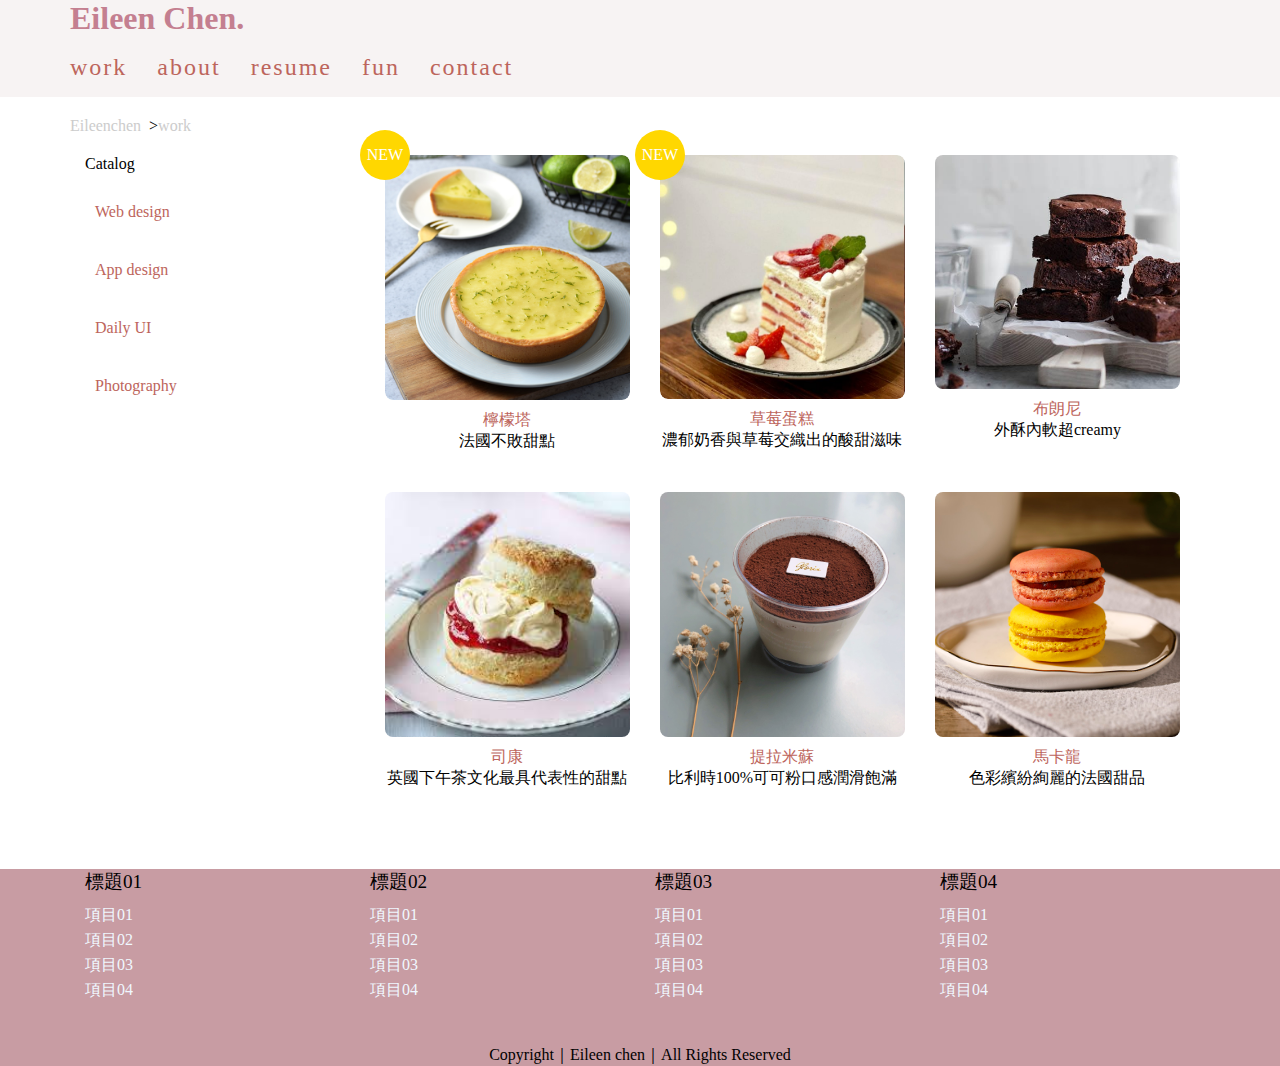
<file: Design list.html>
<!DOCTYPE html>
<head>
  <meta charset="UTF-8">
  <meta http-equiv="X-UA-Compatible" content="IE=edge">
  <meta name="viewport" content="width=device-width, initial-scale=1.0">
  <title>Eileen&apos;s portfolio</title>
  <link rel="stylesheet" href="public/css/styles.css">
</head>
<!-- header>.container>h1{Eileen Chen.}+nav>ul>li*5>a[href="#"]{文字}-->
<body></body>
<header>
  <div class="container">
    <h1>Eileen Chen.</h1>
    <nav>
      <ul>
        <li><a href="Design list.html">work</a></li>
        <li><a href="#">about</a></li>
        <li><a href="#">resume</a></li>
        <li><a href="#">fun</a></li>
        <li><a href="#">contact</a></li>
      </ul>
    </nav>
  </div>
</header>
<!-- content start-->
<!-- .container>h1{New Updates}+.row>.col-4*6>img.img-fluid+p.title>a[href="#"]{標題$}^p.description{內容}-->
<!-- .container>h1{New Updates}+.row>.col-4*6>img.img-fluid+p.title.text-center>a[href="#"]{標題$}^p.date.text-center{內容}-->
<div class="container">
  <div class="row">
    <ul class="breadcrumb">
      <li><a href="index.html">Eileenchen</a></li>&nbsp;&nbsp;&gt;
      <li><a href="Design list.html">work</a></li>
    </ul>
    <aside class="col-3">Catalog
      <ul>
        <li><a class="btn-primary" href="">Web design</a></li>
        <li><a class="btn-primary" href="">App design</a></li>
        <li><a class="btn-primary" href="">Daily UI</a></li>
        <li><a class="btn-primary" href="">Photography</a></li>
      </ul>
    </aside>
    <main class="col-9">
      <div class="row">
        <!-- -----work start------>
        <div class="col-4 text-center"><a class="img-wrap" href="#">
            <div class="img-overlay"><img class="img-fluid img-rounded" src="public/images/lt.jpg" alt=""></div><span class="icon-new">NEW</span></a><a class="text-primary" href="#">&#x6AB8;&#x6AAC;&#x5854;</a>
          <p class="text-center">&#x6CD5;&#x570B;&#x4E0D;&#x6557;&#x751C;&#x9EDE;</p>
        </div>
        <div class="col-4 text-center"><a class="img-wrap" href="#">
            <div class="img-overlay"><img class="img-fluid img-rounded" src="public/images/stc .jpg" alt=""></div><span class="icon-new">NEW</span></a><a class="text-primary" href="#">&#x8349;&#x8393;&#x86CB;&#x7CD5;</a>
          <p class="text-center">&#x6FC3;&#x90C1;&#x5976;&#x9999;&#x8207;&#x8349;&#x8393;&#x4EA4;&#x7E54;&#x51FA;&#x7684;&#x9178;&#x751C;&#x6ECB;&#x5473;</p>
        </div>
        <div class="col-4 text-center"><a class="img-wrap" href="#"><img class="img-fluid img-rounded" src="public/images/bn2.jpg" alt=""></a><a class="text-primary" href="#">&#x5E03;&#x6717;&#x5C3C;</a>
          <p class="text-center">&#x5916;&#x9165;&#x5167;&#x8EDF;&#x8D85;creamy</p>
        </div>
        <div class="col-4 text-center"><a class="img-wrap" href="#"><img class="img-fluid img-rounded" src="public/images/scone.jpg" alt=""></a><a class="text-primary" href="#">&#x53F8;&#x5EB7;</a>
          <p class="text-center">&#x82F1;&#x570B;&#x4E0B;&#x5348;&#x8336;&#x6587;&#x5316;&#x6700;&#x5177;&#x4EE3;&#x8868;&#x6027;&#x7684;&#x751C;&#x9EDE;</p>
        </div>
        <div class="col-4 text-center"><a class="img-wrap" href="#"><img class="img-fluid img-rounded" src="public/images/tiramisu.jpg" alt=""></a><a class="text-primary" href="#">&#x63D0;&#x62C9;&#x7C73;&#x8607;</a>
          <p class="text-center"> &#x6BD4;&#x5229;&#x6642;100%&#x53EF;&#x53EF;&#x7C89;&#x53E3;&#x611F;&#x6F64;&#x6ED1;&#x98FD;&#x6EFF;</p>
        </div>
        <div class="col-4 text-center"><a class="img-wrap" href="#"><img class="img-fluid img-rounded" src="public/images/macroon.jpg" alt=""></a><a class="text-primary" href="#">&#x99AC;&#x5361;&#x9F8D;</a>
          <p class="text-center">&#x8272;&#x5F69;&#x7E7D;&#x7D1B;&#x7D62;&#x9E97;&#x7684;&#x6CD5;&#x570B;&#x751C;&#x54C1;</p>
        </div>
      </div>
    </main>
  </div>
</div>
<!-- footer>.container>.row>dl.col-3*5>dt{標題$$}+dd*4>a{項目$$}^^^p.copyright.text-center{Copyright｜Eileen chen｜All Rights Reserved}-->
<footer>
  <div class="container">
    <div class="row">
      <dl class="col-3">
        <dt>&#x6A19;&#x984C;01</dt>
        <dd><a href="#">&#x9805;&#x76EE;01</a></dd>
        <dd><a href="#">&#x9805;&#x76EE;02</a></dd>
        <dd><a href="#">&#x9805;&#x76EE;03</a></dd>
        <dd><a href="#">&#x9805;&#x76EE;04</a></dd>
      </dl>
      <dl class="col-3">
        <dt>&#x6A19;&#x984C;02</dt>
        <dd><a href="#">&#x9805;&#x76EE;01</a></dd>
        <dd><a href="#">&#x9805;&#x76EE;02</a></dd>
        <dd><a href="#">&#x9805;&#x76EE;03</a></dd>
        <dd><a href="#">&#x9805;&#x76EE;04</a></dd>
      </dl>
      <dl class="col-3">
        <dt>&#x6A19;&#x984C;03</dt>
        <dd><a href="#">&#x9805;&#x76EE;01</a></dd>
        <dd><a href="#">&#x9805;&#x76EE;02</a></dd>
        <dd><a href="#">&#x9805;&#x76EE;03</a></dd>
        <dd><a href="#">&#x9805;&#x76EE;04</a></dd>
      </dl>
      <dl class="col-3">
        <dt>&#x6A19;&#x984C;04</dt>
        <dd><a href="#">&#x9805;&#x76EE;01</a></dd>
        <dd><a href="#">&#x9805;&#x76EE;02</a></dd>
        <dd><a href="#">&#x9805;&#x76EE;03</a></dd>
        <dd><a href="#">&#x9805;&#x76EE;04</a></dd>
      </dl>
    </div>
    <p class="copyright text-center">Copyright&#xFF5C;Eileen chen&#xFF5C;All Rights Reserved</p>
  </div>
</footer>
</file>
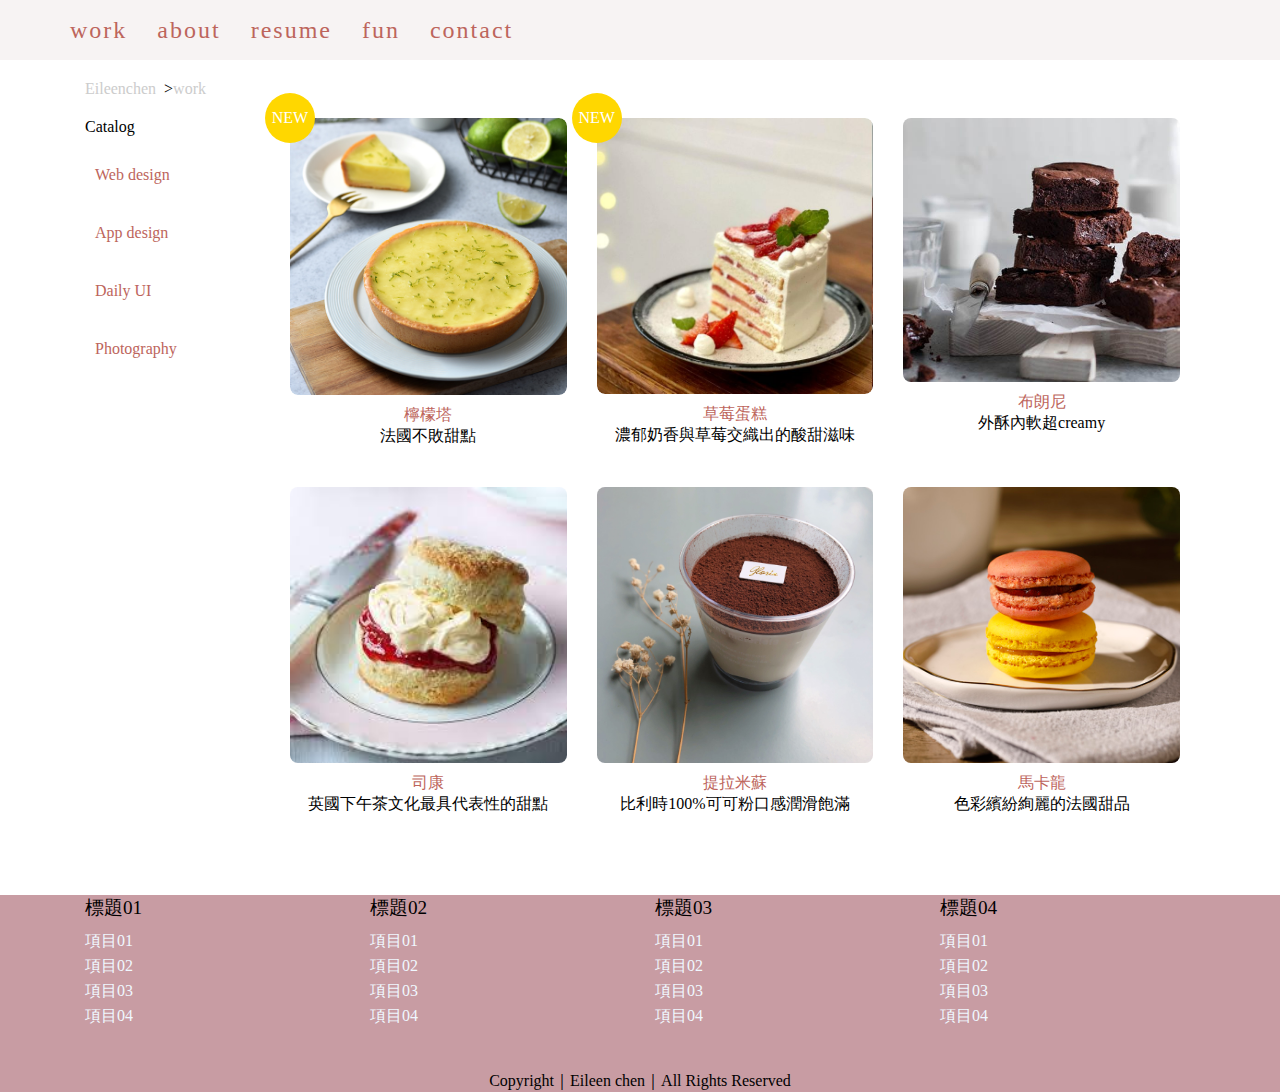
<file: designlist.html>
<!DOCTYPE html>
<html>
  <head>
    <meta charset="UTF-8">
    <meta http-equiv="X-UA-Compatible" content="IE=edge">
    <meta name="viewport" content="width=device-width, initial-scale=1.0">
    <title>Eileen's portfolio</title>
    <link rel="stylesheet" href="public/css/styles.css">
  </head>
  <!-- header>.container>h1{Eileen Chen.}+nav>ul>li*5>a[href="#"]{文字}-->
  <body>
    <header class="overflow-hidden"><a class="icon-menu" href="#">menu 
        <div class="container">
          <h1>Eileen Chen.</h1>
          <nav>
            <ul>
              <li><a href="Design list.html">work</a></li>
              <li><a href="#">about</a></li>
              <li><a href="#">resume</a></li>
              <li><a href="#">fun</a></li>
              <li><a href="#">contact</a></li>
            </ul>
          </nav>
        </div></a></header>
    <!-- content start-->
    <!-- .container>h1{New Updates}+.row>.col-4*6>img.img-fluid+p.title>a[href="#"]{標題$}^p.description{內容}-->
    <!-- .container>h1{New Updates}+.row>.col-4*6>img.img-fluid+p.title.text-center>a[href="#"]{標題$}^p.date.text-center{內容}-->
    <div class="container">
      <div class="row">
        <ul class="col-12 breadcrumb">
          <li><a href="index.html">Eileenchen</a></li>  >
          <li><a href="Design list.html">work</a></li>
        </ul>
        <aside class="col-12 col-md-3 col-lg-2">Catalog
          <ul>
            <li><a class="btn-primary" href="">Web design</a></li>
            <li><a class="btn-primary" href="">App design</a></li>
            <li><a class="btn-primary" href="">Daily UI</a></li>
            <li><a class="btn-primary" href="">Photography</a></li>
          </ul>
        </aside>
        <main class="col-12 col-md-9 col-lg-10"> 
          <div class="row">
            <!-- -----work start------>
            <div class="col-12 col-md-4 text-center"><a class="img-wrap" href="#">
                <div class="img-overlay"><img class="img-fluid img-rounded" src="public/images/lt.jpg" alt=""><span class="icon-new">NEW</span></div></a><a class="text-primary" href="#">檸檬塔</a>
              <p class="text-center">法國不敗甜點</p>
            </div>
            <div class="col-4 text-center"><a class="img-wrap" href="#">
                <div class="img-overlay"><img class="img-fluid img-rounded" src="public/images/stc .jpg" alt=""><span class="icon-new">NEW</span></div></a><a class="text-primary" href="#">草莓蛋糕</a>
              <p class="text-center">濃郁奶香與草莓交織出的酸甜滋味</p>
            </div>
            <div class="col-4 text-center"><a class="img-wrap" href="#"><img class="img-fluid img-rounded" src="public/images/bn2.jpg" alt=""></a><a class="text-primary" href="#">布朗尼</a>
              <p class="text-center">外酥內軟超creamy</p>
            </div>
            <div class="col-4 text-center"><a class="img-wrap" href="#"><img class="img-fluid img-rounded" src="public/images/scone.jpg" alt=""></a><a class="text-primary" href="#">司康</a>
              <p class="text-center">英國下午茶文化最具代表性的甜點</p>
            </div>
            <div class="col-4 text-center"><a class="img-wrap" href="#"><img class="img-fluid img-rounded" src="public/images/tiramisu.jpg" alt=""></a><a class="text-primary" href="#">提拉米蘇</a>
              <p class="text-center"> 比利時100%可可粉口感潤滑飽滿</p>
            </div>
            <div class="col-4 text-center"><a class="img-wrap" href="#"><img class="img-fluid img-rounded" src="public/images/macroon.jpg" alt=""></a><a class="text-primary" href="#">馬卡龍</a>
              <p class="text-center">色彩繽紛絢麗的法國甜品</p>
            </div>
          </div>
        </main>
      </div>
    </div>
    <!-- footer>.container>.row>dl.col-3*5>dt{標題$$}+dd*4>a{項目$$}^^^p.copyright.text-center{Copyright｜Eileen chen｜All Rights Reserved}-->
    <footer>
      <div class="container">
        <div class="row">
          <dl class="col-3">
            <dt>標題01</dt>
            <dd><a href="#">項目01</a></dd>
            <dd><a href="#">項目02</a></dd>
            <dd><a href="#">項目03</a></dd>
            <dd><a href="#">項目04</a></dd>
          </dl>
          <dl class="col-3">
            <dt>標題02</dt>
            <dd><a href="#">項目01</a></dd>
            <dd><a href="#">項目02</a></dd>
            <dd><a href="#">項目03</a></dd>
            <dd><a href="#">項目04</a></dd>
          </dl>
          <dl class="col-3">
            <dt>標題03</dt>
            <dd><a href="#">項目01</a></dd>
            <dd><a href="#">項目02</a></dd>
            <dd><a href="#">項目03</a></dd>
            <dd><a href="#">項目04</a></dd>
          </dl>
          <dl class="col-3">
            <dt>標題04</dt>
            <dd><a href="#">項目01</a></dd>
            <dd><a href="#">項目02</a></dd>
            <dd><a href="#">項目03</a></dd>
            <dd><a href="#">項目04</a></dd>
          </dl>
        </div>
        <p class="copyright text-center">Copyright｜Eileen chen｜All Rights Reserved</p>
      </div>
    </footer>
  </body>
</html>
</file>
<file: public/css/styles.css>
* {
  margin: 0;
  padding: 0;
}

body {
  margin: 0;
}

.container {
  max-width: 1140px;
  width: 90%;
  margin: auto;
}

ul, ol {
  list-style-type: none;
}

a {
  text-decoration: none;
}

header {
  background-color: rgba(242, 235, 235, 0.616);
}

header > .container h1 {
  color: #C47F90;
}

header > .container h1 > a {
  color: #BD655C;
}

header > .container nav > ul {
  display: flex;
}

header > .container nav > ul > li {
  margin-right: 30px;
}

header > .container nav > ul > li > a {
  display: block;
  line-height: 60px;
  color: #BD655C;
  font-size: 1.5em;
  letter-spacing: 2px;
}

header > .container > nav > ul > li > a:hover {
  border-bottom: 2px solid #BD655C;
}

@media (min-width: 768px) {
  header > .container nav {
    width: 100%;
  }

  header > .container > nav > ul > li {
    position: relative;
  }

  .submenu {
    position: absolute;
    background-color: gold;
    width: 30%;
  }
}
h2 {
  font-size: 24px;
  color: burlywood;
  margin: 0 0 10px 0;
  font-weight: bold;
}

.img {
  max-width: 100%;
  background-position: center center;
}

.img-fluid {
  width: 100%;
}

.img-rounded {
  border-radius: 8px;
}

.img-circle {
  border-radius: 100%;
}

.text-center {
  text-align: center;
}

.text-left {
  text-align: left;
}

.text-right {
  text-align: right;
}

.text-justify {
  text-align: justify;
}

.row {
  display: flex;
  flex-wrap: wrap;
}

.col-1 {
  --num:calc(12 / 1);
  width: calc(100% / var(--num) - 30px);
  margin: 0px 15px 40px 15px;
}

.col-2 {
  --num:calc(12 / 2);
  width: calc(100% / var(--num) - 30px);
  margin: 0px 15px 40px 15px;
}

.col-3 {
  --num:calc(12 / 3);
  width: calc(100% / var(--num) - 30px);
  margin: 0px 15px 40px 15px;
}

.col-4 {
  --num:calc(12 / 4);
  width: calc(100% / var(--num) - 30px);
  margin: 0px 15px 40px 15px;
}

.col-5 {
  --num:calc(12 / 5);
  width: calc(100% / var(--num) - 30px);
  margin: 0px 15px 40px 15px;
}

.col-6 {
  --num:calc(12 / 6);
  width: calc(100% / var(--num) - 30px);
  margin: 0px 15px 40px 15px;
}

.col-7 {
  --num:calc(12 / 7);
  width: calc(100% / var(--num) - 30px);
  margin: 0px 15px 40px 15px;
}

.col-8 {
  --num:calc(12 / 8);
  width: calc(100% / var(--num) - 30px);
  margin: 0px 15px 40px 15px;
}

.col-9 {
  --num:calc(12 / 9);
  width: calc(100% / var(--num) - 30px);
  margin: 0px 15px 40px 15px;
}

.col-10 {
  --num:calc(12 / 10);
  width: calc(100% / var(--num) - 30px);
  margin: 0px 15px 40px 15px;
}

.col-11 {
  --num:calc(12 / 11);
  width: calc(100% / var(--num) - 30px);
  margin: 0px 15px 40px 15px;
}

.col-12 {
  --num:calc(12 / 12);
  width: calc(100% / var(--num) - 30px);
  margin: 0px 15px 40px 15px;
}

@media (min-width: 768px) {
  .col-md-1 {
    --num: calc(12 / 1);
    width: calc(100% / var(--num) - 30px);
    margin: 0px 15px 40px 15px;
  }

  .col-md-2 {
    --num: calc(12 / 2);
    width: calc(100% / var(--num) - 30px);
    margin: 0px 15px 40px 15px;
  }

  .col-md-3 {
    --num: calc(12 / 3);
    width: calc(100% / var(--num) - 30px);
    margin: 0px 15px 40px 15px;
  }

  .col-md-4 {
    --num: calc(12 / 4);
    width: calc(100% / var(--num) - 30px);
    margin: 0px 15px 40px 15px;
  }

  .col-md-5 {
    --num: calc(12 / 5);
    width: calc(100% / var(--num) - 30px);
    margin: 0px 15px 40px 15px;
  }

  .col-md-6 {
    --num: calc(12 / 6);
    width: calc(100% / var(--num) - 30px);
    margin: 0px 15px 40px 15px;
  }

  .col-md-7 {
    --num: calc(12 / 7);
    width: calc(100% / var(--num) - 30px);
    margin: 0px 15px 40px 15px;
  }

  .col-md-8 {
    --num: calc(12 / 8);
    width: calc(100% / var(--num) - 30px);
    margin: 0px 15px 40px 15px;
  }

  .col-md-9 {
    --num: calc(12 / 9);
    width: calc(100% / var(--num) - 30px);
    margin: 0px 15px 40px 15px;
  }

  .col-md-10 {
    --num: calc(12 / 10);
    width: calc(100% / var(--num) - 30px);
    margin: 0px 15px 40px 15px;
  }

  .col-md-11 {
    --num: calc(12 / 11);
    width: calc(100% / var(--num) - 30px);
    margin: 0px 15px 40px 15px;
  }

  .col-md-12 {
    --num: calc(12 / 12);
    width: calc(100% / var(--num) - 30px);
    margin: 0px 15px 40px 15px;
  }
}
@media (min-width: 1200px) {
  .col-lg-1 {
    --num:calc(12 / 1);
    width: calc(100% / var(--num) - 30px);
    margin: 0px 15px 40px 15px;
  }

  .col-lg-2 {
    --num:calc(12 / 2);
    width: calc(100% / var(--num) - 30px);
    margin: 0px 15px 40px 15px;
  }

  .col-lg-3 {
    --num:calc(12 / 3);
    width: calc(100% / var(--num) - 30px);
    margin: 0px 15px 40px 15px;
  }

  .col-lg-4 {
    --num:calc(12 / 4);
    width: calc(100% / var(--num) - 30px);
    margin: 0px 15px 40px 15px;
  }

  .col-lg-5 {
    --num:calc(12 / 5);
    width: calc(100% / var(--num) - 30px);
    margin: 0px 15px 40px 15px;
  }

  .col-lg-6 {
    --num:calc(12 / 6);
    width: calc(100% / var(--num) - 30px);
    margin: 0px 15px 40px 15px;
  }

  .col-lg-7 {
    --num:calc(12 / 7);
    width: calc(100% / var(--num) - 30px);
    margin: 0px 15px 40px 15px;
  }

  .col-lg-8 {
    --num:calc(12 / 8);
    width: calc(100% / var(--num) - 30px);
    margin: 0px 15px 40px 15px;
  }

  .col-lg-9 {
    --num:calc(12 / 9);
    width: calc(100% / var(--num) - 30px);
    margin: 0px 15px 40px 15px;
  }

  .col-lg-10 {
    --num:calc(12 / 10);
    width: calc(100% / var(--num) - 30px);
    margin: 0px 15px 40px 15px;
  }

  .col-lg-11 {
    --num:calc(12 / 11);
    width: calc(100% / var(--num) - 30px);
    margin: 0px 15px 40px 15px;
  }

  .col-lg-12 {
    --num:calc(12 / 12);
    width: calc(100% / var(--num) - 30px);
    margin: 0px 15px 40px 15px;
  }
}
@media (min-width: 768px) {
  .order-md-1 {
    order: -1;
  }
}
.title a {
  color: #201d1d;
  font-size: 1.5em;
  font-weight: 700;
}

.date {
  color: #BD655C;
}

footer {
  background-color: #C89CA3;
  padding: 40 0 40 0;
}

dt {
  font-size: 1.2em;
  margin-bottom: 10px;
}

dd {
  margin-bottom: 4px;
}

dd > a {
  color: aliceblue;
}

.breadcrumb {
  display: flex;
  margin-top: 20px;
  margin-bottom: 20px;
  width: 100%;
}

.breadcrumb a {
  color: #CCCCCC;
}

.w-20 {
  width: 20%;
  background-color: blue;
}

.w-80 {
  width: 80%;
  background-color: aqua;
}

.btn-primary {
  display: block;
  background-color: white;
  color: #BD655C;
  padding: 10px;
  margin-top: 20px;
  margin-bottom: 10px;
  border-radius: 2px;
}

.text-primary {
  color: #BD655C;
}

.img-wrap {
  display: block;
  position: relative;
  margin-bottom: 10px;
}

.img-overlay {
  overflow: hidden;
  border-radius: 8px;
}

.img-wrap img {
  vertical-align: top;
  transition: all 0.5s;
}

.img-wrap img:hover {
  transform: scale(1.5);
}

.icon-new {
  position: absolute;
  width: 50px;
  line-height: 50px;
  color: white;
  border-radius: 100%;
  background-color: gold;
  left: -25px;
  top: -25px;
}

.flex-space-between {
  justify-content: space-between;
}

@media (max-width: 767px) {
  .icon-menu {
    width: 15%;
    display: block;
    background-color: #BD655C;
    color: black;
    line-height: 60px;
    text-align: center;
  }

  header {
    position: relative;
  }

  header > .container nav {
    width: 100%;
    position: absolute;
    top: 60px;
    background-color: black;
  }

  nav {
    left: 0px;
    left: -100vw;
    transition: all 0.3s;
  }

  .icon-menu:hover + nav {
    left: 0px;
  }

  header > .container nav.active {
    display: block;
  }

  header > .container nav > ul {
    display: block;
  }

  header > .container nav > ul > li {
    text-align: center;
    width: 100%;
    border-bottom: 1px solid #BD655C;
  }

  header > .container > nav > ul > li > a {
    display: block;
  }

  .submenu {
    display: none;
    background-color: #BD655C;
  }

  header > .container > nav > ul > li:hover.submenu {
    display: block;
  }

  .submenu > li {
    line-height: 60px;
    border-bottom: 1px solid black;
  }

  .submenu > li > a {
    color: black;
    display: block;
  }
}
@media (min-width: 768px) {
  .icon-menu {
    display: none;
  }
}
.fz-1 {
  font-size: 1em;
}

.fz-2 {
  font-size: 2em;
}

.fz-3 {
  font-size: 3em;
}

.fz-4 {
  font-size: 4em;
}

.fz-5 {
  font-size: 5em;
}

.fz-6 {
  font-size: 6em;
}

.fz-7 {
  font-size: 7em;
}

.fz-8 {
  font-size: 8em;
}

.fz-9 {
  font-size: 9em;
}

.fz-10 {
  font-size: 10em;
}

.mb-1 {
  margin-bottom: 1em;
}

.mb-2 {
  margin-bottom: 2em;
}

.mb-3 {
  margin-bottom: 3em;
}

.mb-4 {
  margin-bottom: 4em;
}

.mb-5 {
  margin-bottom: 5em;
}
</file>
